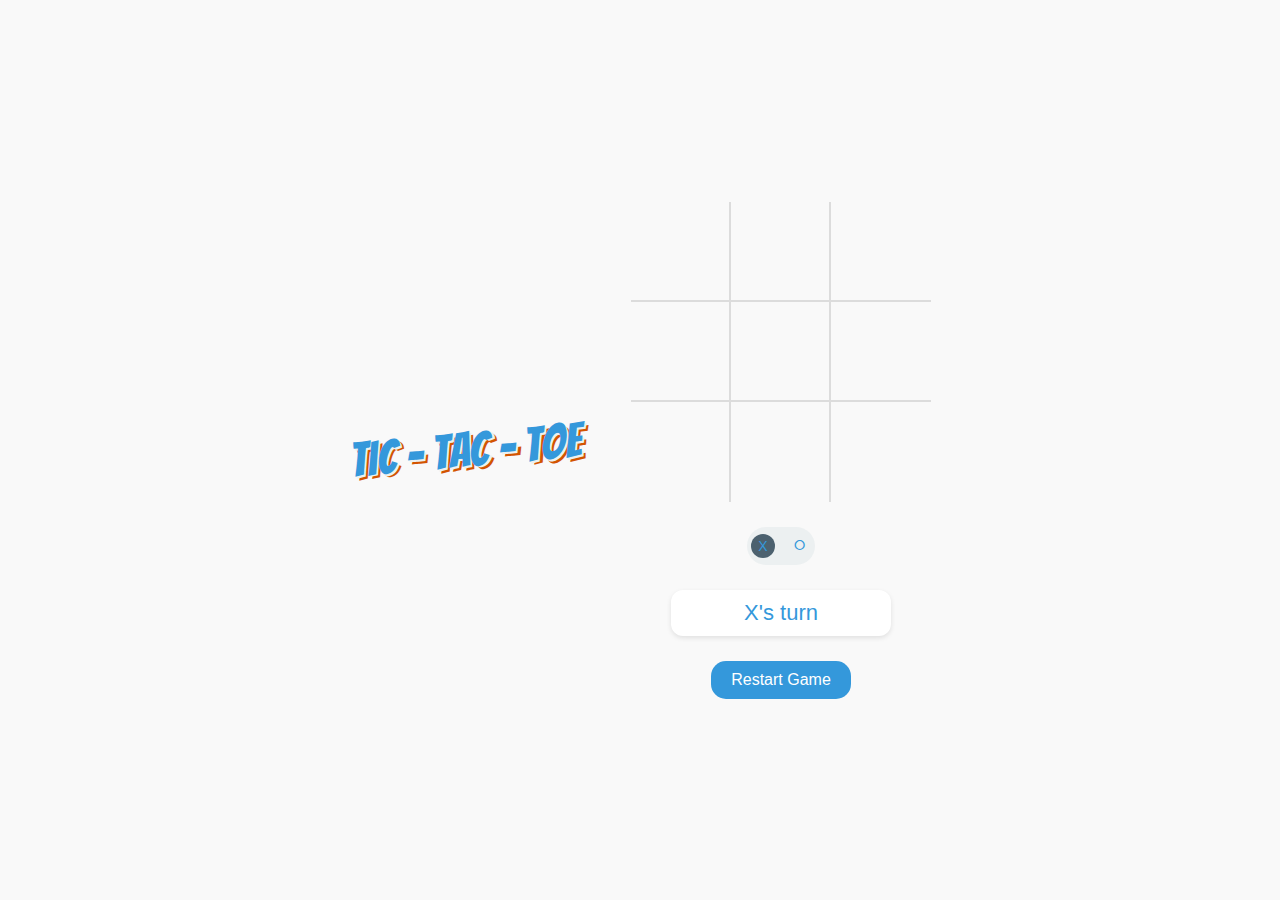
<file: index.html>
<!DOCTYPE html>
<html lang="en">
  <head>
    <meta charset="UTF-8" />
    <meta name="viewport" content="width=device-width, initial-scale=1.0" />
    <title>Tic Tac Toe</title>
    <link rel="stylesheet" href="tictac.css" />
    <link
      href="https://fonts.googleapis.com/css2?family=Bangers&display=swap"
      rel="stylesheet" />
  </head>
  <body>
    <div class="mainWrapper">
      <div class="sideTitle">Tic - Tac - Toe</div>
      <div class="mainContainer">
        <div class="container">
          <div class="cell" cellno="0"></div>
          <div class="cell" cellno="1"></div>
          <div class="cell" cellno="2"></div>
          <div class="cell" cellno="3"></div>
          <div class="cell" cellno="4"></div>
          <div class="cell" cellno="5"></div>
          <div class="cell" cellno="6"></div>
          <div class="cell" cellno="7"></div>
          <div class="cell" cellno="8"></div>
          <div class="line"></div>
        </div>

        <div class="toggle">
          <div class="cross">X</div>
          <div class="circle">⭘</div>
          <div class="greenCircle"></div>
        </div>

        <div class="result">Player X's turn</div>
        <button class="restart">Restart Game</button>
      </div>
    </div>
    <script src="tictac.js"></script>
  </body>
</html>
</file>
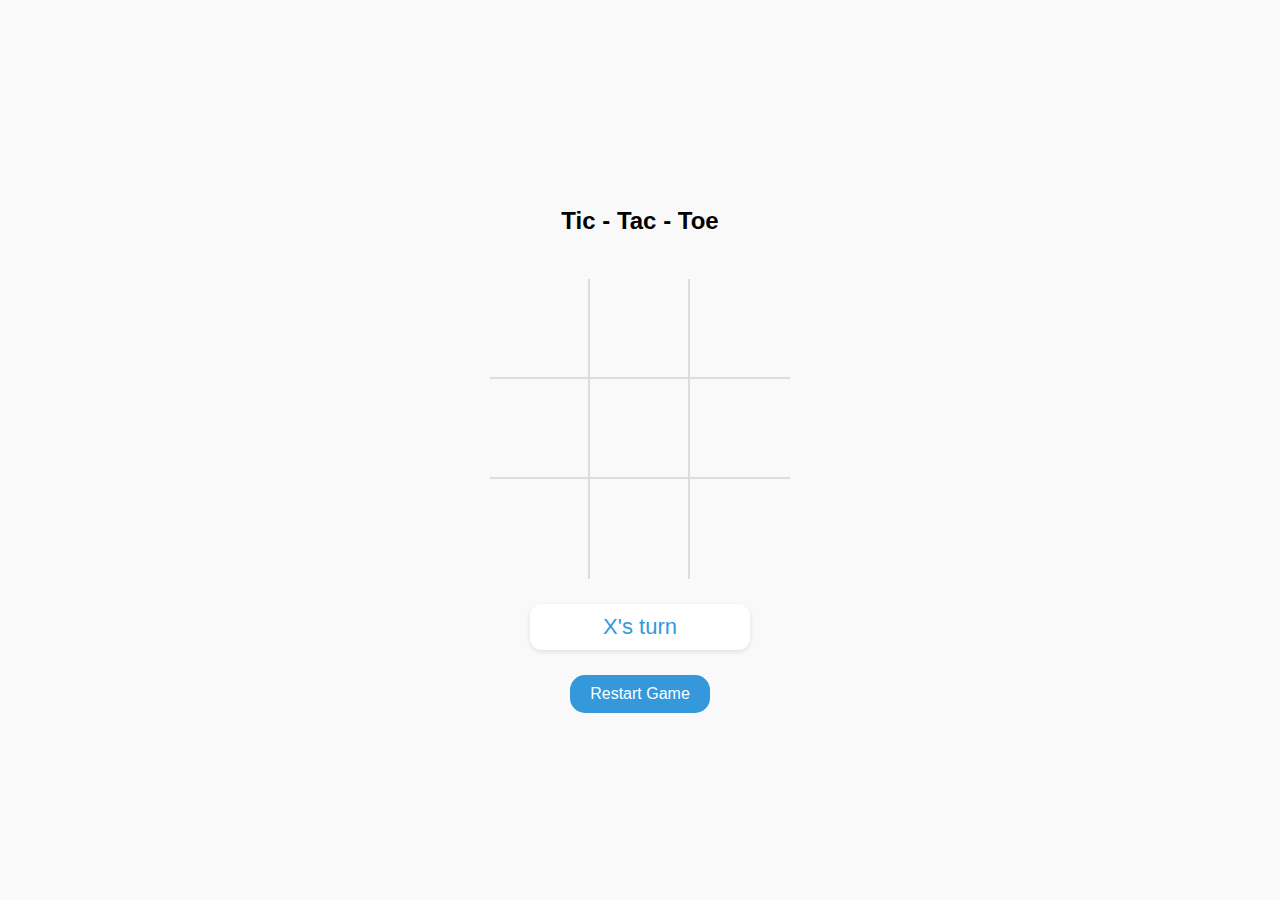
<file: tictac.html>
<!DOCTYPE html>
<html lang="en">
  <head>
    <meta charset="UTF-8" />
    <meta name="viewport" content="width=device-width, initial-scale=1.0" />
    <title>Document</title>
    <link rel="stylesheet" href="tictac.css" />
  </head>
  <body>
    <div class="mainContainer">
      <h2>Tic - Tac - Toe</h2>
      <div class="container">
        <div class="cell" cellno="0"></div>
        <div class="cell" cellno="1"></div>
        <div class="cell" cellno="2"></div>
        <div class="cell" cellno="3"></div>
        <div class="cell" cellno="4"></div>
        <div class="cell" cellno="5"></div>
        <div class="cell" cellno="6"></div>
        <div class="cell" cellno="7"></div>
        <div class="cell" cellno="8"></div>
        <div class="line"></div>
      </div>
      <div class="result"></div>
      <button class="restart">Restart Game</button>
    </div>
    <script src="tictac.js"></script>
  </body>
</html>
</file>
<file: tictac.css>
body {
  margin: 0;
  height: 100vh;
  display: grid;
  place-items: center;
  font-family: "Segoe UI", sans-serif;
  background-color: #f9f9f9;
}

.mainWrapper {
  display: flex;
  align-items: center;
  justify-content: center;
  gap: 50px;
  flex-wrap: wrap;
}

.mainContainer {
  display: flex;
  flex-direction: column;
  align-items: center;
  gap: 25px;
}

/* Game Grid */
.container {
  position: relative;
  display: grid;
  grid-template-columns: repeat(3, 100px);
  grid-template-rows: repeat(3, 100px);
}

.cell {
  font-size: 50px;
  display: grid;
  place-items: center;
  user-select: none;
  color: #3498db;
}

/* Grid borders */
.cell:nth-child(-n+6) {
  border-bottom: 2px solid #dcdcdc;
}

.cell:nth-child(3n+1),
.cell:nth-child(3n+2) {
  border-right: 2px solid #dcdcdc;
}

/* Controls container */
.controls {
  display: flex;
  flex-direction: column;
  align-items: center;
  gap: 15px;
}

/* Toggle Switch */
.toggle {
  position: relative;
  display: flex;
  align-items: center;
  justify-content: space-between;
  width: 60px;
  height: 30px;
  background-color: #ecf0f1;
  border-radius: 30px;
  cursor: pointer;
  padding: 4px;
}

.cross,
.circle {
  z-index: 10;
  color: #3498db;
  height: 24px;
  width: 24px;
  border-radius: 50%;
  transition: 0.3s;
  display: flex;
  align-items: center;
  justify-content: center;
  font-size: 14px;
}

.greenCircle {
  position: absolute;
  height: 24px;
  width: 24px;
  background-color: #4c616f;
  border-radius: 50%;
  transition: 0.3s;
}

/* Result Box */
.result {
  width: 200px;
  text-align: center;
  padding: 10px;
  font-size: 22px;
  background-color: #ffffff;
  color: #3498db;
  border-radius: 12px;
  box-shadow: 0 2px 5px rgba(0, 0, 0, 0.1);
}

/* Restart Button */
.restart {
  padding: 10px 20px;
  background-color: #3498db;
  color: white;
  font-size: 16px;
  border: none;
  border-radius: 15px;
  cursor: pointer;
  transition: background-color 0.3s;
  display: flex;
  align-items: center;
  gap: 8px;
}

.restart i {
  font-size: 16px;
}

.restart:hover {
  background-color: #2980b9;
}

/* Win Line */
.line {
  display: none;
  z-index: 10;
  position: absolute;
  height: 4px;
  background-color: rgb(211, 84, 0, 0.5);
  width: 300px;
  transform-origin: center;
  transition: all 0.3s ease;
}

/* Side Title */
.sideTitle {
  font-family: 'Bangers', cursive;
  font-size: 48px;
  color: #3498db;
  text-shadow: 2px 2px #ecf0f1, 4px 4px #d35400;
  transform: rotate(-5deg);
  transition: transform 0.3s ease-in-out;
  animation: float 2s ease-in-out infinite;
  user-select: none;
}

/* Float Animation */
@keyframes float {
  0% { transform: rotate(-5deg) translateY(0px); }
  50% { transform: rotate(-5deg) translateY(-5px); }
  100% { transform: rotate(-5deg) translateY(0px); }
}

/* Mobile Responsive */
@media screen and (max-width: 768px) {
  .mainWrapper {
    flex-direction: column;
    gap: 20px;
  }

  .sideTitle {
    display: none;
  }
}
</file>
